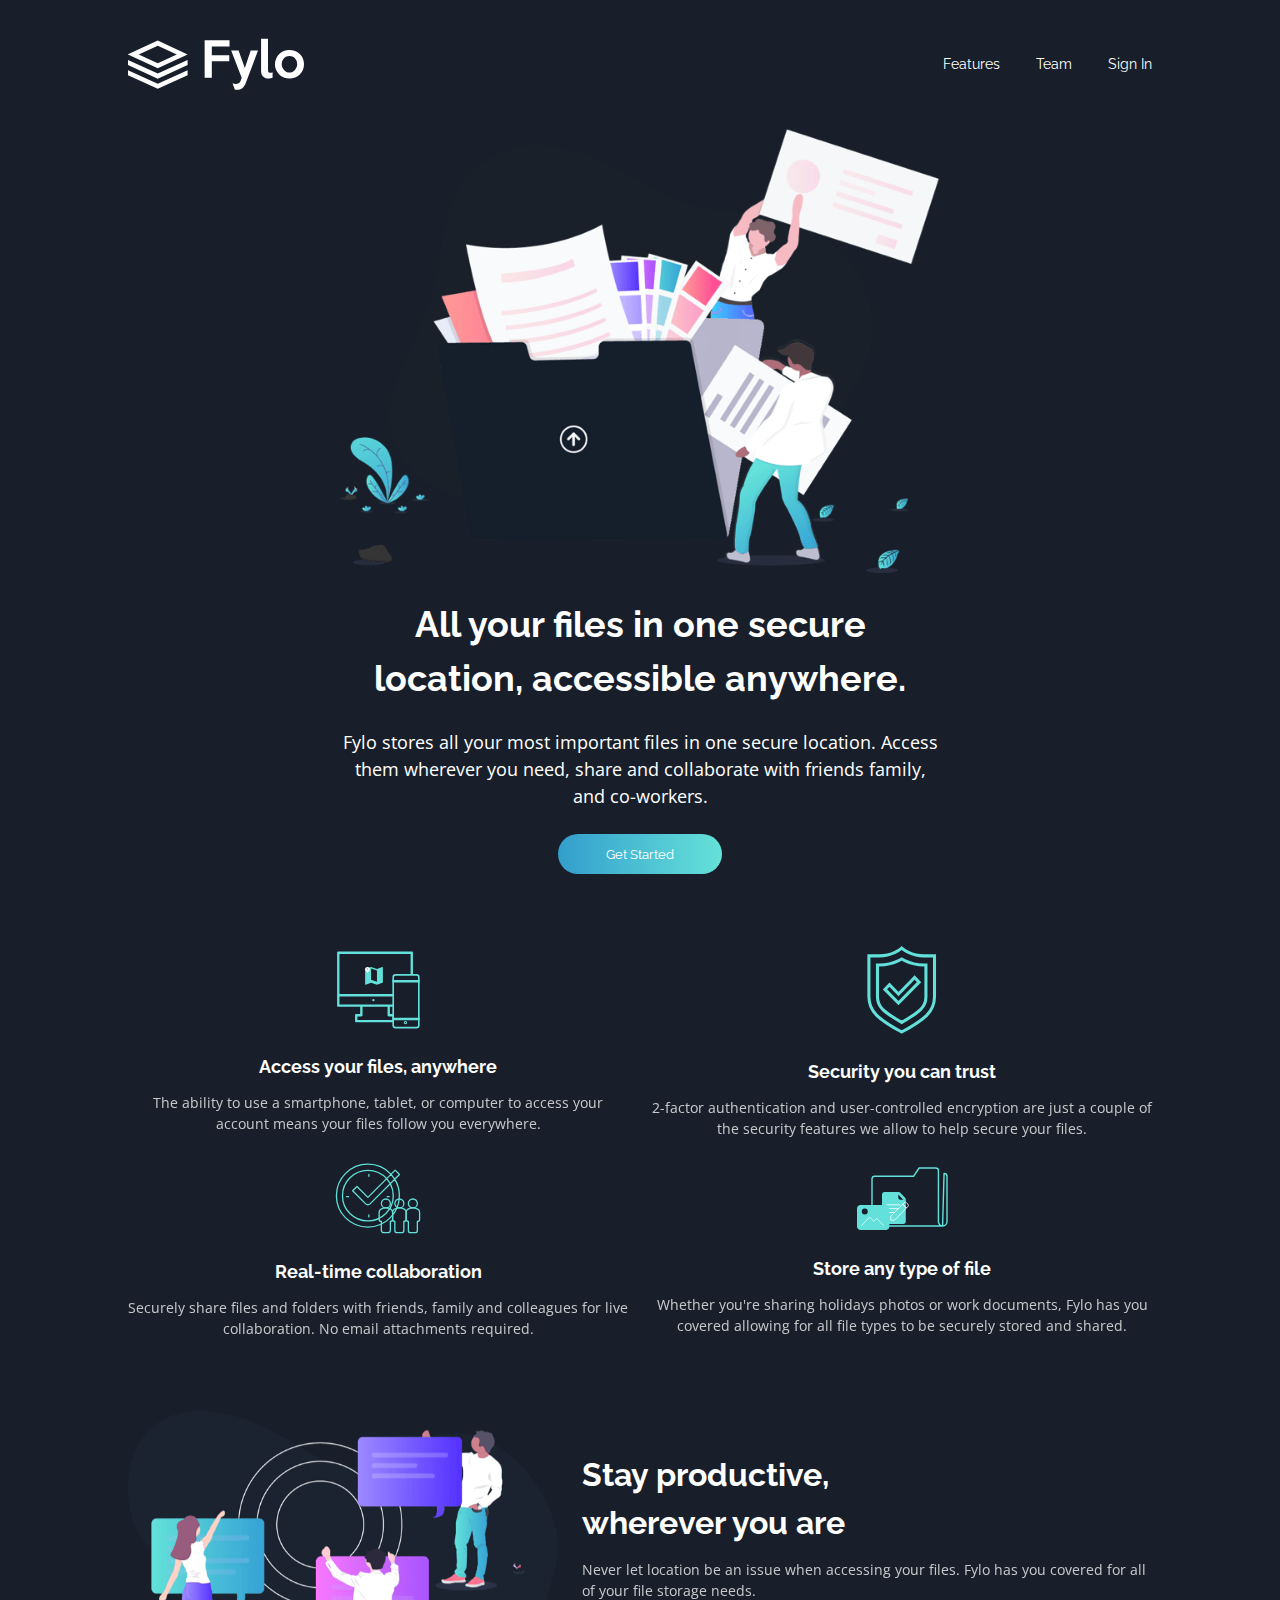
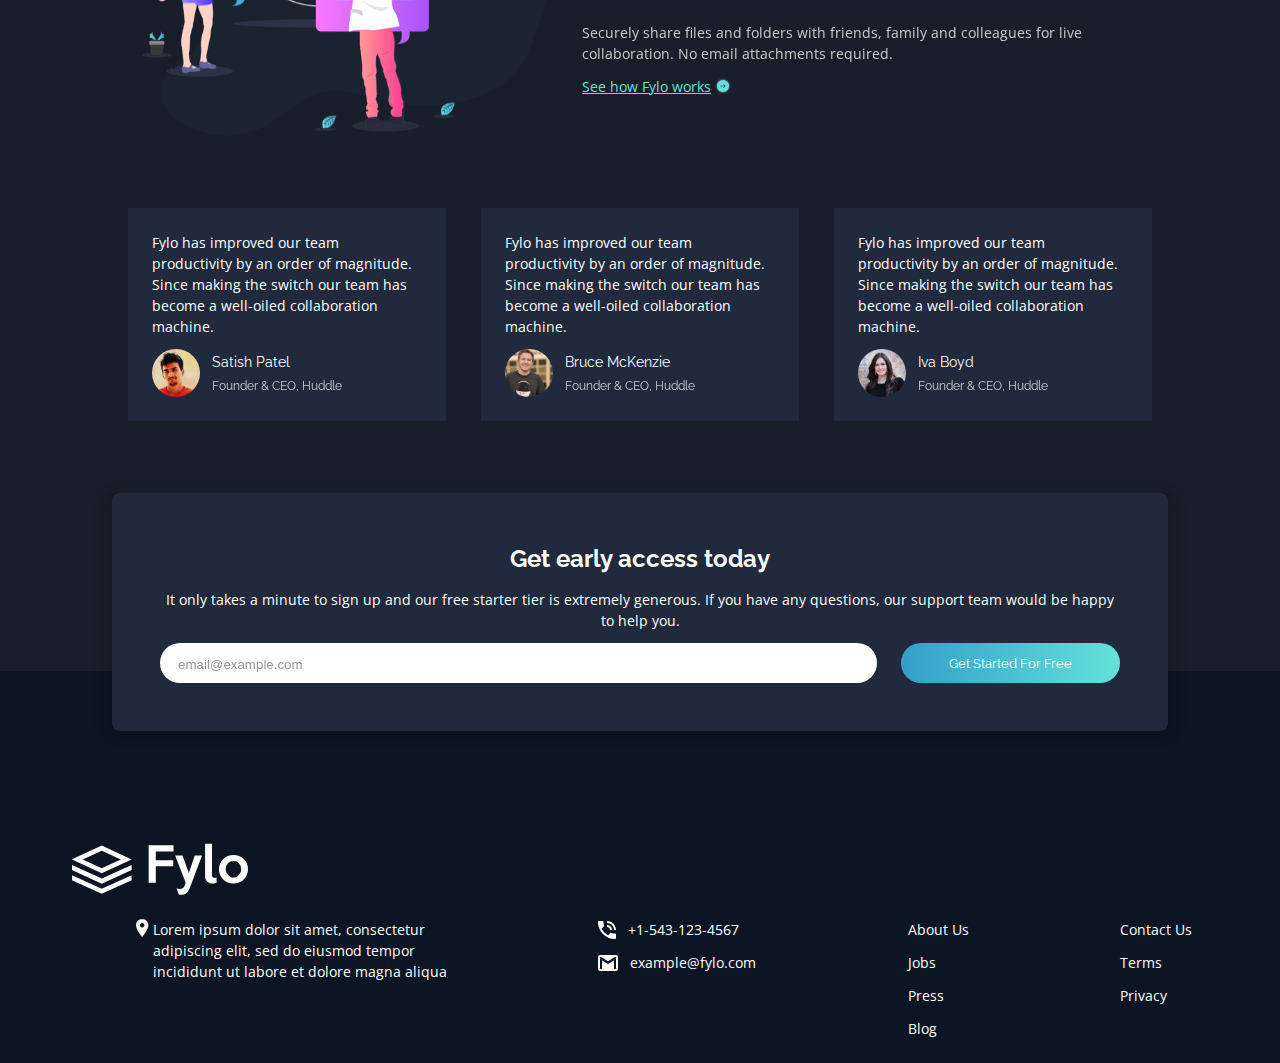
<file: fylo-dark-theme-landing-page-master/index.html>
<!DOCTYPE html>
<html lang="en">
<head>
  <meta charset="UTF-8">
  <meta name="viewport" content="width=device-width, initial-scale=1.0"> <!-- displays site properly based on user's device -->

  <link rel="icon" type="image/png" sizes="32x32" href="./images/favicon-32x32.png">
  
  <title>Frontend Mentor | Fylo landing page with dark theme and features grid</title>
  <link rel="stylesheet" href="./reset.css">

  <link rel="preconnect" href="https://fonts.googleapis.com">
  <link rel="preconnect" href="https://fonts.gstatic.com" crossorigin>
  <link href="https://fonts.googleapis.com/css2?family=Open+Sans:wght@400;700&family=Raleway:wght@400;700&display=swap" rel="stylesheet">

  <link rel="stylesheet" href="./style.css">
  
</head>
<body>
  
  <div class="container">

    <header>
      <div class="logo">
        <img src="images/logo.svg" alt="Logo">
      </div>
      <nav>
        <a href="#">Features</a>
        <a href="#">Team</a>
        <a href="#">Sign In</a>
      </nav>
    </header>

    <section id="hero">
      <div class="hero-image">
        <img src="images/illustration-intro.png" alt="Intro">
      </div>
      <h1>
        All your files in one secure location, accessible anywhere.
      </h1>
      <p>
        Fylo stores all your most important files in one secure location. Access them wherever 
        you need, share and collaborate with friends family, and co-workers.
      </p>
      <button class="primary-button">
        Get Started
      </button>
    </section>

    <section id="features">
      <div class="feature-card">
        <div class="feature-card-image">
          <img src="./images/icon-access-anywhere.svg" alt="Feature 1" />
        </div>
        <h3>Access your files, anywhere</h3>
        <p>
          The ability to use a smartphone, tablet, or computer to access your
          account means your files follow you everywhere.
        </p>
      </div>
      <div class="feature-card">
        <div class="feature-card-image">
          <img src="./images/icon-security.svg" alt="Feature 1" />
        </div>
        <h3>Security you can trust</h3>
        <p>
          2-factor authentication and user-controlled encryption are just a
          couple of the security features we allow to help secure your files.
        </p>
      </div>
      <div class="feature-card">
        <div class="feature-card-image">
          <img src="./images/icon-collaboration.svg" alt="Feature 1" />
        </div>
        <h3>Real-time collaboration</h3>
        <p>
          Securely share files and folders with friends, family and colleagues
          for live collaboration. No email attachments required.
        </p>
      </div>
      <div class="feature-card">
        <div class="feature-card-image">
          <img src="./images/icon-any-file.svg" alt="Feature 1" />
        </div>
        <h3>Store any type of file</h3>
        <p>
          Whether you're sharing holidays photos or work documents, Fylo has
          you covered allowing for all file types to be securely stored and
          shared.
        </p>
      </div>
    </section>

    <section id="stay">
      <div class="image-wrapper">
        <img src="./images/illustration-stay-productive.png" alt="Stay">
      </div>
      <div class="content-wrapper">
        <h2>Stay productive, wherever you are</h2>
        <p>
          Never let location be an issue when accessing your files. Fylo has you covered for all of your file 
          storage needs.
          <br>
          <br>
          Securely share files and folders with friends, family and colleagues for live collaboration. No email 
          attachments required.
        </p>
        <a href="#">See how Fylo works
          <img src="./images/icon-arrow.svg" aria-hidden="true">
        </a>
      </div>
    </section>

    <section id="quotes">
      <div class="quote-card">
        <p>
          Fylo has improved our team productivity by an order of magnitude. Since making the switch our team has 
          become a well-oiled collaboration machine.
        </p>
        <div class="profile-wrapper">
          <div class="profile-image">
            <img src="./images/profile-1.jpg">
          </div>
          <div class="profile-content">
            <h5>Satish Patel</h5>
            <h6>Founder & CEO, Huddle</h6>
          </div>
        </div>
      </div>
      <div class="quote-card">
        <p>
          Fylo has improved our team productivity by an order of magnitude. Since making the switch our team has 
          become a well-oiled collaboration machine.
        </p>
        <div class="profile-wrapper">
          <div class="profile-image">
            <img src="./images/profile-2.jpg">
          </div>
          <div class="profile-content">
            <h5>Bruce McKenzie</h5>
            <h6>Founder & CEO, Huddle</h6>
          </div>
        </div>
      </div>
      <div class="quote-card">
        <p>
          Fylo has improved our team productivity by an order of magnitude. Since making the switch our team has 
          become a well-oiled collaboration machine.
        </p>
        <div class="profile-wrapper">
          <div class="profile-image">
            <img src="./images/profile-3.jpg">
          </div>
          <div class="profile-content">
            <h5>Iva Boyd</h5>
            <h6>Founder & CEO, Huddle</h6>
          </div>
        </div>
      </div>
    </section>

    <section id="call-to-action">
      <h2>Get early access today</h2>
      <p>
        It only takes a minute to sign up and our free starter tier is extremely generous. If you have any 
        questions, our support team would be happy to help you.
      </p>
      <form>
        <div class="input-wrapper">
          <input type="text" placeholder="email@example.com">
        </div>
        <div class="button-wrapper">
          <button class="primary-button">
            Get Started For Free
          </button>
        </div>
      </form>
    </section>

  </div>

  <footer>
    <div class="logo">
      <img src="images/logo.svg" alt="Logo">
    </div>
    <div class="footer-bottom">

      <div class="footer-address">
        <img src="./images/icon-location.svg" alt="">
        <p>
          Lorem ipsum dolor sit amet, consectetur<br>adipiscing elit, sed do eiusmod tempor<br> incididunt ut labore et 
          dolore magna aliqua
        </p>
      </div>

      <div class="footer-com">
        <div class="item">
          <img src="images/icon-phone.svg" alt="">
          <p>+1-543-123-4567</p>
        </div>
        <div class="item">
          <img src="images/icon-email.svg" alt="">
          <p>example@fylo.com</p>
        </div>
      </div>

      <div class="footer-menu">
        <a href="">About Us</a>
        <a href="">Jobs</a>
        <a href="">Press</a>
        <a href="">Blog</a>
      </div>

      <div class="footer-menu">
        <a href="">Contact Us</a>
        <a href="">Terms</a>
        <a href="">Privacy</a>
      </div>

    </div>
  </footer>
</body>
</html>
</file>
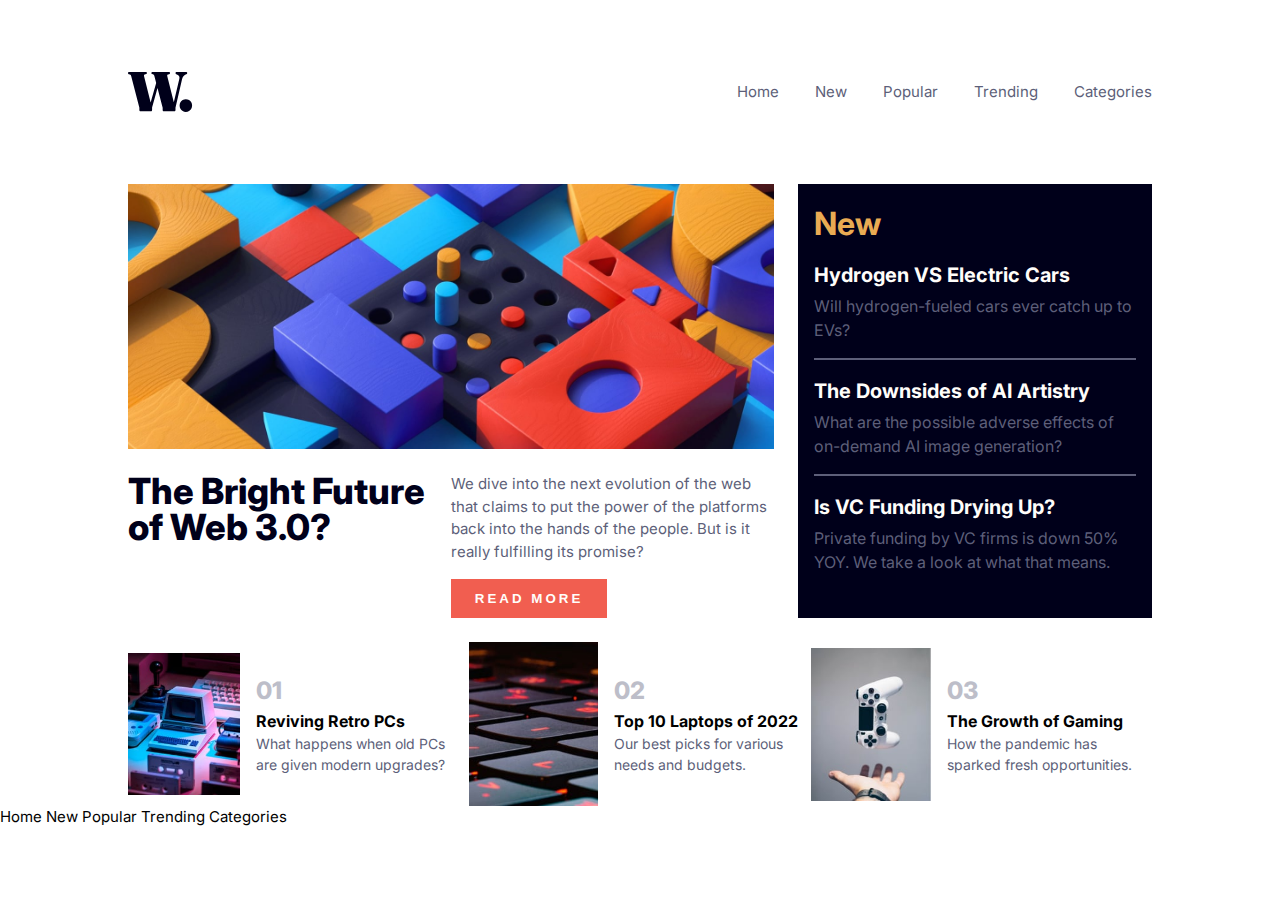
<file: news-homepage-main/index.html>
<!DOCTYPE html>
<html lang="en">
<head>
  <meta charset="UTF-8">
  <meta name="viewport" content="width=device-width, initial-scale=1.0"> <!-- displays site properly based on user's device -->

  <link rel="icon" type="image/png" sizes="32x32" href="./assets/images/favicon-32x32.png">
  

  <title>Frontend Mentor | News homepage</title>
  <link rel="stylesheet" href="reset.css">
  <link rel="preconnect" href="https://fonts.googleapis.com">
  <link rel="preconnect" href="https://fonts.gstatic.com" crossorigin>
  <link href="https://fonts.googleapis.com/css2?family=Inter:wght@400;700;800&display=swap" rel="stylesheet">
  <link rel="stylesheet" href="style.css">
 
</head>
<body>

  <div class="container">

    <header>
      <div class="logo">
        <img src="assets/images/logo.svg" alt="Logo">
      </div>
      <nav class="desktop-nav">
        <a href="">Home</a>
        <a href="">New</a>
        <a href="">Popular</a>
        <a href="">Trending</a>
        <a href="">Categories</a>
      </nav>
      <img class="hamburger-menu-open" src="assets/images/icon-menu.svg" alt="">
    </header>

    <main>
      <section id="featured-new">

        <div class="featured-new-image">
          <img src="assets/images/image-web-3-desktop.jpg" alt="">
        </div>

        <div class="featured-new-body">
          <h1>The Bright Future of Web 3.0?</h1>
          <div class="feautred-new-description">
            <p>
              We dive into the next evolution of the web that claims to put the power of the platforms back into the hands of the people. But is it really fulfilling its promise?
            </p>
            <button>Read more</button>
          </div>
        </div>
        
      </section>



      <section id="news-sidebar">
        <h2>New</h2>
        <div class="new-item">
          <h4>Hydrogen VS Electric Cars</h4>
          <p>
            Will hydrogen-fueled cars ever catch up to EVs?
          </p>
        </div>
        <div class="new-item">
          <h4>The Downsides of AI Artistry</h4>
          <p>
            What are the possible adverse effects of on-demand AI image generation?
          </p>
        </div>
        <div class="new-item">
          <h4>Is VC Funding Drying Up?</h4>
          <p>
            Private funding by VC firms is down 50% YOY. We take a look at what that means.
          </p>
        </div>




      </section>


      <section id="news-bottom">

        <div class="new-bottom-item">
          <div class="new-image">
            <img src="assets/images/image-retro-pcs.jpg" alt="">
          </div>
          <div class="new-body">
            <p class="new-body-number">01</p>
            <h3>Reviving Retro PCs</h3>
            <p class="new-body-description">What happens when old PCs are given modern upgrades?</p>
          </div>
        </div>
        
        <div class="new-bottom-item">
          <div class="new-image">
            <img src="assets/images/image-top-laptops.jpg" alt="">
          </div>
          <div class="new-body">
            <p class="new-body-number">02</p>
            <h3>Top 10 Laptops of 2022</h3>
            <p class="new-body-description">Our best picks for various needs and budgets.</p>
          </div>
        </div>

        <div class="new-bottom-item">
          <div class="new-image">
            <img src="assets/images/image-gaming-growth.jpg" alt="">
          </div>
          <div class="new-body">
            <p class="new-body-number">03</p>
            <h3>The Growth of Gaming</h3>
            <p class="new-body-description">How the pandemic has sparked fresh opportunities.</p>
          </div>
        </div>



      </section>
    </main>
    
  </div>

  <!-- hamburger menu -->
  <div class="hamburger-menu-wrapper">
    <nav class="mobile-nav">
      <a href="">Home</a>
      <a href="">New</a>
      <a href="">Popular</a>
      <a href="">Trending</a>
      <a href="">Categories</a>
    </nav>
    <div class="overlay">
      
    </div>
  </div>
  
  
</body>
</html>
</file>
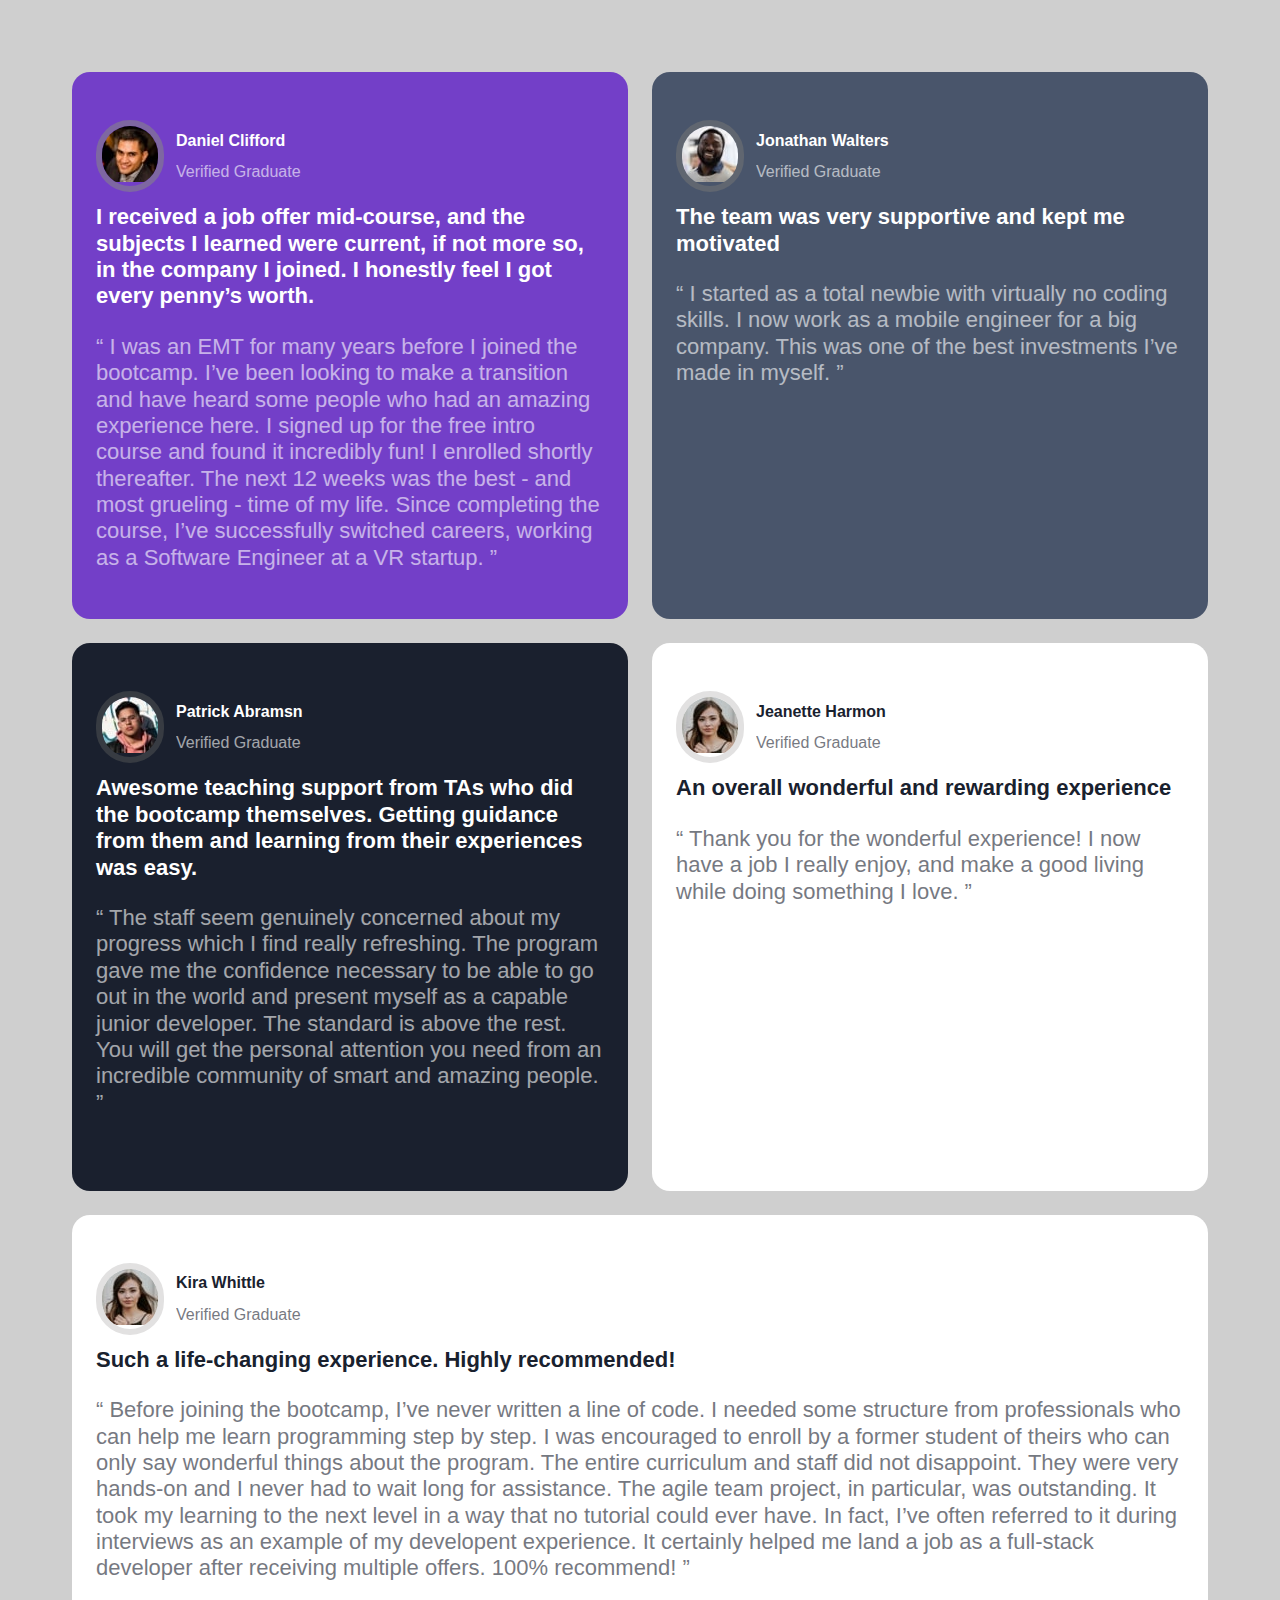
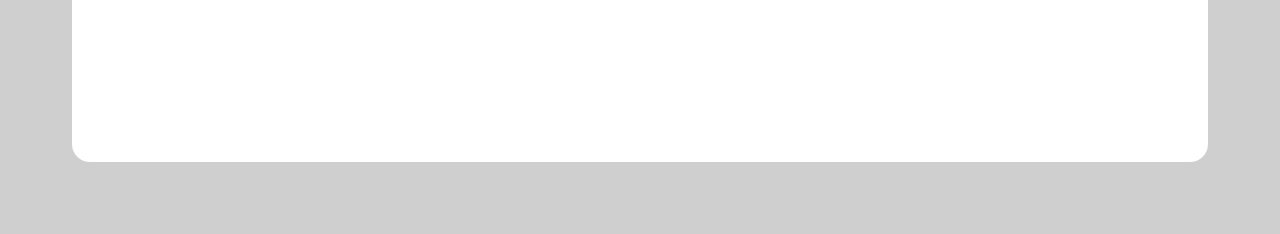
<file: testimonials-grid-section-main/testimonials-grid-section-main/index.html>
<!DOCTYPE html>
<html lang="en">
<head>
  <meta charset="UTF-8">
  <meta name="viewport" content="width=device-width, initial-scale=1.0"> <!-- displays site properly based on user's device -->

  <link rel="icon" type="image/png" sizes="32x32" href="./images/favicon-32x32.png">
  
  <title>Frontend Mentor | [Challenge Name Here]</title>
  <link rel="stylesheet" href="reset.css">
  <link rel="stylesheet" href="style.css">
  
</head>
<body>

  <div class="container">

    <div class="content1">

      <div class="content-profile">
        <div class="content-profile-image">
          <img src="images/image-daniel.jpg" alt="">
        </div>
        <div class="content-profile-title">
          <h3>Daniel Clifford</h3>
          <h4>Verified Graduate</h4>
        </div>
      </div>

      <div class="content-body">
        <h5>
          I received a job offer mid-course, and the subjects I learned were current, if not more so, 
          in the company I joined. I honestly feel I got every penny’s worth.
        </h5>
        <p>
          “ I was an EMT for many years before I joined the bootcamp. I’ve been looking to make a 
            transition and have heard some people who had an amazing experience here. I signed up 
            for the free intro course and found it incredibly fun! I enrolled shortly thereafter. 
            The next 12 weeks was the best - and most grueling - time of my life. Since completing 
            the course, I’ve successfully switched careers, working as a Software Engineer at a VR startup. ”
        </p>
      </div>

    </div>


    <div class="content2">

      <div class="content-profile">
        <div class="content-profile-image-2">
          <img src="images/image-jonathan.jpg" alt="">
        </div>
        <div class="content-profile-title">
          <h3>Jonathan Walters</h3>
          <h4>Verified Graduate</h4>
        </div>
      </div>

      <div class="content-body">
        <h5>
          The team was very supportive and kept me motivated
        </h5>
        <p>
          “ I started as a total newbie with virtually no coding skills. I now work as a mobile engineer 
          for a big company. This was one of the best investments I’ve made in myself. ”
        </p>
      </div>

    </div>


    <div class="content3">

      <div class="content-profile">
        <div class="content-profile-image-3">
          <img src="images/image-kira.jpg" alt="">
        </div>
        <div class="content-profile-title">
          <h3>Kira Whittle</h3>
          <h4>Verified Graduate</h4>
        </div>
      </div>

      <div class="content-body">
        <h5>
          Such a life-changing experience. Highly recommended!
        </h5>
        <p>
          “ Before joining the bootcamp, I’ve never written a line of code. I needed some structure from 
          professionals who can help me learn programming step by step. I was encouraged to enroll by a former 
          student of theirs who can only say wonderful things about the program. The entire curriculum and staff 
          did not disappoint. They were very hands-on and I never had to wait long for assistance. The agile team 
          project, in particular, was outstanding. It took my learning to the next level in a way that no tutorial 
          could ever have. In fact, I’ve often referred to it during interviews as an example of my developent 
          experience. It certainly helped me land a job as a full-stack developer after receiving multiple offers. 
          100% recommend! ”
        </p>
      </div>

    </div>
    <div class="content4">

      <div class="content-profile">
        <div class="content-profile-image-3">
          <img src="images/image-kira.jpg" alt="">
        </div>
        <div class="content-profile-title">
          <h3>Jeanette Harmon</h3>
          <h4>Verified Graduate</h4>
        </div>
      </div>

      <div class="content-body">
        <h5>
          An overall wonderful and rewarding experience
        </h5>
        <p>
          “ Thank you for the wonderful experience! I now have a job I really enjoy, and make a good living 
          while doing something I love. ”
        </p>
      </div>

    </div>
    <div class="content5">

      <div class="content-profile">
        <div class="content-profile-image-5">
          <img src="images/image-patrick.jpg" alt="">
        </div>
        <div class="content-profile-title">
          <h3>Patrick Abramsn</h3>
          <h4>Verified Graduate</h4>
        </div>
      </div>

      <div class="content-body">
        <h5>
          Awesome teaching support from TAs who did the bootcamp themselves. Getting guidance from them and 
          learning from their experiences was easy.
        </h5>
        <p>
          “ The staff seem genuinely concerned about my progress which I find really refreshing. The program 
          gave me the confidence necessary to be able to go out in the world and present myself as a capable 
          junior developer. The standard is above the rest. You will get the personal attention you need from 
          an incredible community of smart and amazing people. ”
        </p>
      </div>

    </div>
  </div>








  
  <!-- 
  

  

  

  
  

  

  

  
  

  

  

  
  Verified Graduate

  

  

  
  

  

   -->
  
  
</body>
</html>
</file>
<file: fylo-dark-theme-landing-page-master/style.css>
/*
- Dark Blue (intro and email sign up background): hsl(217, 28%, 15%)
- Dark Blue (footer background): 
- Dark Blue (testimonials background): 
- Light Red (error): hsl(0, 100%, 63%)

*/

:root{
    --footer-background: hsl(216, 53%, 9%);
    --darkest-blue: hsl(219, 30%, 18%);
    --main-background: hsl(218, 28%, 13%);
    --white: hsl(0, 0%, 100%);
    --blue: hsl(198, 60%, 50%);
    --cyan: hsl(176, 68%, 64%);
}
body{
    color: var(--white);
    background-color: var(--main-background);
    font-size: 14px;
    font-family: "Open Sans", sans-serif;
    line-height: 1.5;
}
h1,h2,h3,h4,h5,h6,button,nav{
    font-family: "Raleway", sans-serif;
}

.container{
    width: 94%;
    max-width: 1024px;
    margin-left: auto;
    margin-right: auto;
}

.primary-button{
    background: linear-gradient(to right, var(--blue), var(--cyan));
    padding: 12px 48px;
    border-radius: 9999px;
    color: var(--white);
}

/* Header */

header{
    height: 128px;
    display: flex;
    align-items: center;
    justify-content: space-between;
}

nav{
    display: flex;
    gap: 36px;
}

/* Hero */

#hero {
    display: flex;
    flex-direction: column;
    align-items: center;
    gap: 24px;
    margin-left: auto;
    margin-right: auto;
    text-align: center;
    max-width: 75ch;
  }
  
  #hero .hero-image {
    display: flex;
    justify-content: center;
  }
  
  #hero h1 {
    font-size: 36px;
    font-weight: 700;
  }
  
  #hero p {
    font-size: 18px;
  }

/* Features */
#features{
    margin-top: 72px;
    display: flex;
    align-items: center;
    justify-content: center;
    flex-wrap: wrap;
    gap: 24px;
}

#features .feature-card{
    display: flex;
    flex-direction: column;
    align-items: center;
    text-align: center;
    width: calc(50% - 12px);
    min-width: 310px;
}

#features .feature-card h3 {
    font-weight: 700;
    margin-top: 24px;
    margin-bottom: 12px;
    font-size: 18px;
}

#features .feature-card p{
    opacity: 0.75;
}

/* Stay */

#stay{
    margin-top: 72px;
    display: flex;
    gap: 24px;
    align-items: center;
}

#stay .content-wrapper{
    display: flex;
    flex-direction: column;
    gap: 12px;
}
  
#stay h2{
    font-size: 32px;
    font-weight: 700;
    max-width: 15ch;
}

#stay p{
    opacity: 0.75;
}

#stay a {
    display: flex;
    align-items: center;
    color: var(--cyan);
    text-decoration: underline;
    gap: 4px;
}

/* Quotes */
#quotes{
    margin-top: 72px;
    display: grid;
    grid-template-columns: repeat(auto-fit, minmax(300px, 1fr));
    gap: 35px;
}

#quotes .quote-card{
    padding: 24px;
    background-color: var(--darkest-blue);
}

#quotes .quote-card p{
    margin-bottom: 12px;
}

#quotes .quote-card .profile-wrapper{
    display: flex;
    gap: 12px;
    align-items: center;
}

#quotes .quote-card .profile-image{
    width: 48px;
    height: 48px;
    border-radius: 999px;
    overflow: hidden;
}

#quotes .quote-card h6{
    font-size: 12px;
    opacity: 0.75;
    margin-top: 4px;
}

/* call-to-action */
#call-to-action{
    position: absolute;
    left: 0;
    right: 0;

    margin-top: 72px;
    width: 75%;
    margin-left: auto;
    margin-right: auto;
    text-align: center;
    background-color: var(--darkest-blue);
    padding: 48px;
    border-radius: 8px;
    box-shadow: 0 5px 10px 10px rgba(0, 0, 0, 0.1);
}

#call-to-action h2{
    font-size: 24px;
    font-weight: 700;
    margin-bottom: 12px;
}

#call-to-action form{
    margin-top: 12px;
    display: flex;
    align-items: center;
    gap: 24px;
}

#call-to-action .input-wrapper{
    flex: 1;
    height: 40px;
    border-radius: 9999px;
    overflow: hidden;
}

#call-to-action .input-wrapper input{
    width: 100%;
    height: 100%;
    text-indent: 16px;
}

#call-to-action .input-wrapper input::placeholder{
    opacity: 0.75;
}

/* footer */

footer{
    background-color: var(--footer-background);
    padding: 172px 24px 24px 72px;
    /* padding-top: 172px;
    padding-bottom: 72px; */
    margin-top: 250px;
}

footer .footer-bottom{
    justify-content: space-around;
    margin-top: 24px;
    display: flex;
    flex-wrap: wrap;
    gap: 24px;
}

.footer-address{
    display: flex;
    align-items: flex-start;
    gap: 4px;
}

.footer-com .item{
    display: flex;
    align-items: center;
    gap: 12px;
    margin-bottom: 12px;
}

.footer-menu{
    display: flex;
    flex-direction: column;
    gap: 12px;
}

@media screen and (max-width: 475px){
    .footer-bottom{
        flex-direction: column;
    }
}
</file>
<file: news-homepage-main/style.css>
/* ### Primary

- Soft orange:  

### Neutral
 
Grayish blue: hsl(233, 8%, 79%) */

:root{
    --soft-orange: hsl(35, 77%, 62%);
    --dark-grayish-blue: hsl(236, 13%, 42%);
    --very-dark-blue:  hsl(240, 100%, 5%);
    --soft-red: hsl(5, 85%, 63%);
    --white: hsl(36, 100%, 99%);
}

body{
    font-family: 'Inter', sans-serif;
    font-size: 15px;
    line-height: 1.5;
}

.container{
    margin-top: 72px;
    max-width: 1024px;
    width: 96%;
    margin-left: auto;
    margin-right: auto;
}

/* Header */
header{
    display: flex;
    align-items: center;
    justify-content: space-between;
}

header .hamburger-menu-open{
    display: none;
}

header .desktop-nav{
    display: flex;
    gap: 36px;
    
}
header .desktop-nav a {
    color: var(--dark-grayish-blue);
}

/* Main */

main{
    margin-top: 72px;
    gap: 24px;
    display: grid;
}

/* Featured New */



.featured-new-body{
    justify-content: space-between;
    margin-top: 24px;
}
.feautred-new-description{
    flex: 1;
}
.feautred-new-description p{
    color: var(--dark-grayish-blue);
}

.feautred-new-description button{
    padding: 12px 24px;
    background-color: var(--soft-red);
    color: var(--white);
    text-transform: uppercase;
    letter-spacing: 3px;
    margin-top: 16px;
    font-weight: 700;
}

section#featured-new h1{
    font-size: 36px;
    line-height: 36px;
    font-weight: 800;
    color: var(--very-dark-blue);
    flex: 1;
}

/* News Side Bar */

section#news-sidebar{
    background-color: var(--very-dark-blue);
    padding: 16px;
}

#news-sidebar .new-item:not(:last-child) {                  /* *********************** */
    border-bottom: 2px solid var(--dark-grayish-blue);
    padding-bottom: 16px;
}

#news-sidebar .new-item:not(:nth-child(2)){                 /* *****html tarafında 2.element olduğundan firsth chil yerine bu***** */
    padding-top: 16px;
}

#news-sidebar h2{
    color: var(--soft-orange);
    font-size: 32px;
    font-weight: 700;
    margin-bottom: 12px;
}

#news-sidebar h4{
    font-size: 20px;
    font-weight: 700;
    color: var(--white);
    margin-bottom: 4px
}

#news-sidebar p{
    font-size: 16px;
    color: var(--dark-grayish-blue);
}

/* News Bottom */

section#news-bottom{
    display: flex;
    justify-content: space-between;
}

#news-bottom .new-bottom-item{
    flex: 1;
    display: flex;
    align-items: center;
    gap: 16px;
}

.new-body-number{
    font-size: 24px;
    color: var(--dark-grayish-blue);
    opacity: 0.4;
    font-weight: 800;
}

.new-bottom-item h3{
    font-size: 16px;
    font-weight: 700;
}

.new-body-description{
    font-size: 14px;
    color: var(--dark-grayish-blue);
}



/* MEDIA */
/* 500 piksele kadar geçerli kodlar*/
@media screen and (min-width: 500px){
    main{
        grid-template-areas:                                    
        "featuredNew featuredNew newsSidebar"               
        "newsBottom newsBottom newsBottom";
    }
    section#featured-new{
        grid-area: featuredNew;
    }
    section#news-sidebar{
        grid-area: newsSidebar;
    }
    section#news-bottom{
        grid-area: newsBottom;
    }
    .featured-new-body{
        display: flex;
    }
}

/*500 pikselden sonra geçerli kodlar*/
@media screen and (max-width: 500px){
    .feautred-new-description{
        margin-top: 12px;
    }
    #news-bottom{
        flex-direction: column; 
        gap: 24px;   
    }
    .new-image{
        flex: 1;
    }
    .new-body{
        flex: 2;
    }
    header .desktop-nav{
        display: none;
    }
    header .hamburger-menu-open{
        display: block;
    }
    .hamburger-menu-wrapper{
        position: absolute;
        top: 0;
        bottom: 0;
        right: 0;
    }
}
</file>
<file: testimonials-grid-section-main/testimonials-grid-section-main/style.css>
:root{
  --moderate-violet: hsl(263, 55%, 52%);
  --very-dark-grayish-blue: hsl(217, 19%, 35%);
  --very-dark-blackish-blue: hsl(219, 29%, 14%);
  --white: hsl(0, 0%, 100%);
  --light-gray: hsl(0, 0%, 81%);
  --light-grayish-blue: hsl(210, 46%, 95%);

  --moderate-violet-border: hsl(263, 24%, 52%);


}
@import url('https://fonts.googleapis.com/css2?family=Barlow+Semi+Condensed:wght@500;600&display=swap');
/* font-family: 'Barlow Semi Condensed', sans-serif; */

html{
  background-color: var(--light-gray);
}

.container{
    line-height: 1.2;
    display: grid;
    grid-template-columns: repeat(4,1fr) ;
    grid-template-rows: repeat(2,1fr);
    grid-template-areas: 
    "content1 content1 content2 content3"
    "content4 content5 content5 content3";
    gap: 24px;
    margin: 72px;
    font-family: 'Barlow Semi Condensed', sans-serif;
  }

  @media screen and (max-width: 1600px){
    .container{
      grid-template-columns: 1fr 1fr ;
      grid-template-rows: repeat(3,1fr);
      grid-template-areas: 
      "content1 content2"
      "content5 content4"
      "content3 content3"
      ;
    }
  }


  @media screen and (max-width: 1070px){
    .container{
      grid-template-columns: 1fr ;
      grid-template-rows: repeat(5,1fr);
      grid-template-areas: 
      "content1"
      "content2"
      "content3"
      "content4"
      "content5"
      ;
    }
  }
  


  /* Content1 */
  .content1{
    grid-area: content1; 
    background-color: #733FC8;
    padding: 48px 24px;
    display: flex;
    flex-direction: column;
    color: var(--white);
    gap: 12px;
    border-radius: 18px;
  }

  .content-profile{
    display: flex;
    align-items: center;
    gap: 12px;
  }

  .content-profile-image{ 
    border: 6px solid var(--moderate-violet-border);
    border-radius: 999px;
    overflow: hidden;
  }

  .content-profile-title h3{
    margin-bottom: 12px;
    font-weight: 600;
  }

  .content-profile-title h4{
    font-weight: 500;
    opacity: 0.6;
  }

  .content-body{
    font-size: 22px;
  }

  .content-body h5{
    font-weight: 600;
    margin-bottom: 24px ;
  }

  .content-body p{
    font-weight: 500;
    opacity: 0.6;
  }
  
  /* Content2 */

  
  .content2{
    grid-area: content2;
    background-color: #49556B;
    padding: 48px 24px;
    display: flex;
    flex-direction: column;
    color: var(--white);
    gap: 12px;
    border-radius: 18px; 
  }

  .content-profile-image-2{ 
    border: 6px solid #606670;
    border-radius: 999px;
    overflow: hidden;
  }

  /* Content3 */
    
  .content3{
    grid-area: content3;
    background-color: #FFFFFF;
    padding: 48px 24px;
    display: flex;
    flex-direction: column;
    color: var(--very-dark-blackish-blue);
    gap: 12px;
    border-radius: 18px;
  }

  .content-profile-image-3{ 
    border: 6px solid #e2e1e1;
    border-radius: 999px;
    overflow: hidden;
  }

  /* Content4 */

  .content4{
    grid-area: content4;
    background-color: #FFFFFF;
    padding: 48px 24px;
    display: flex;
    flex-direction: column;
    color: var(--very-dark-blackish-blue);
    gap: 12px;
    border-radius: 18px; 
  }

  /* Content5 */
  .content5{
    grid-area: content5;
    background-color: #1A202E;
    color: #FFFFFF;
    padding: 48px 24px;
    display: flex;
    flex-direction: column;
    gap: 12px;
    border-radius: 18px
  }

  .content-profile-image-5{
    border-radius: 999px;
    overflow: hidden;
    border: 6px solid #373b42;
  }
</file>
